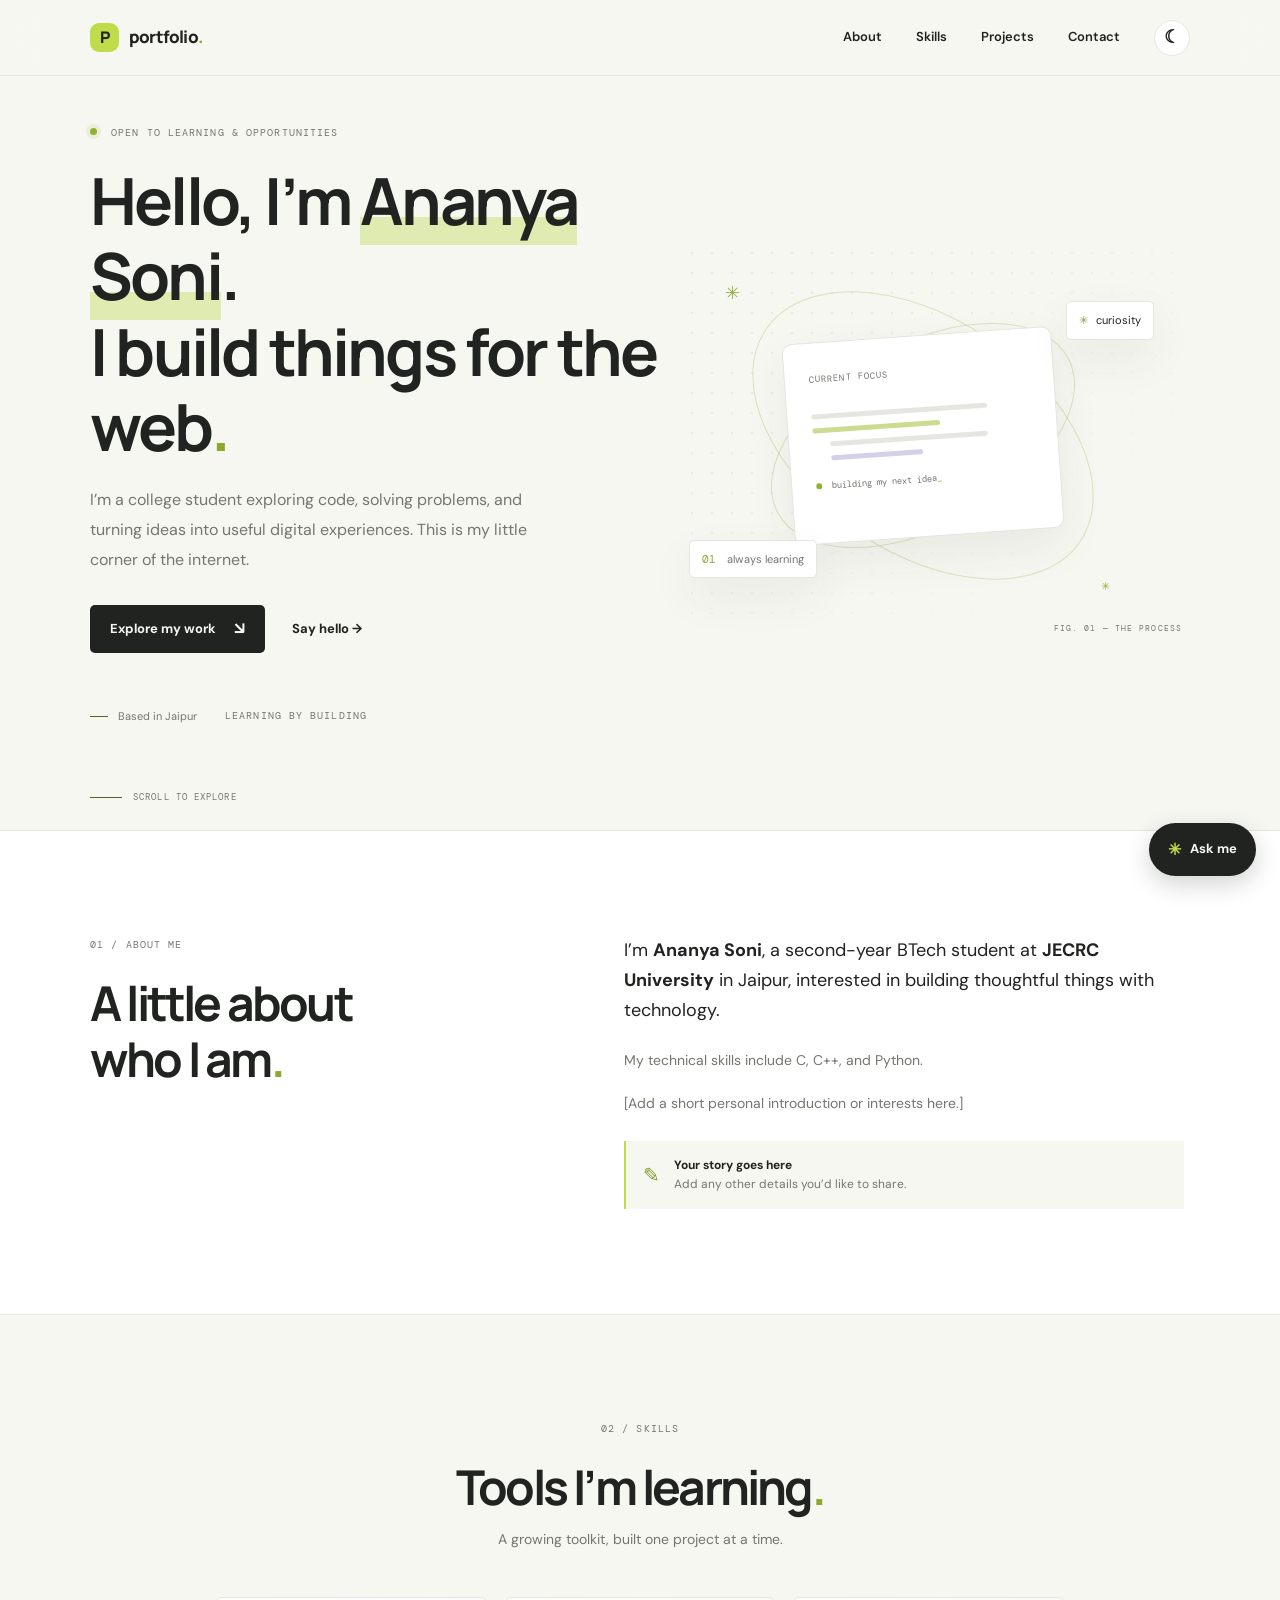
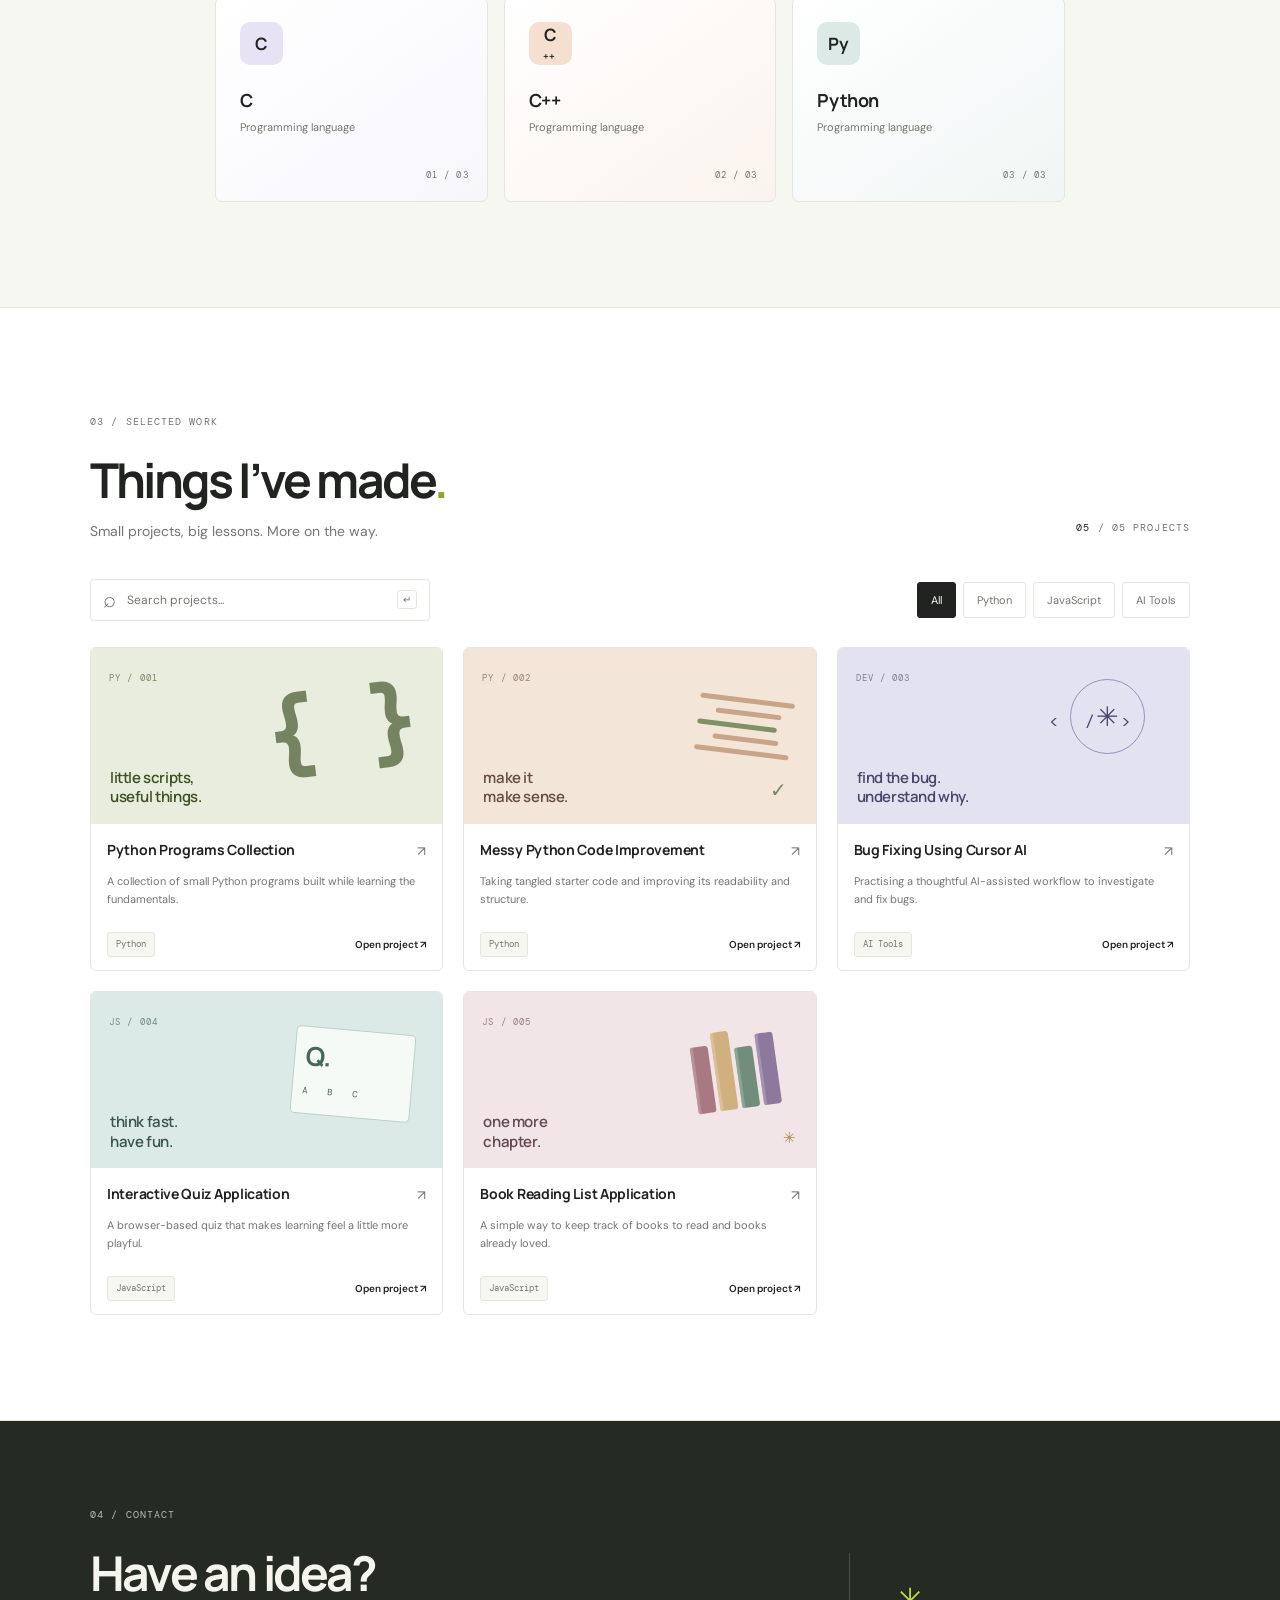
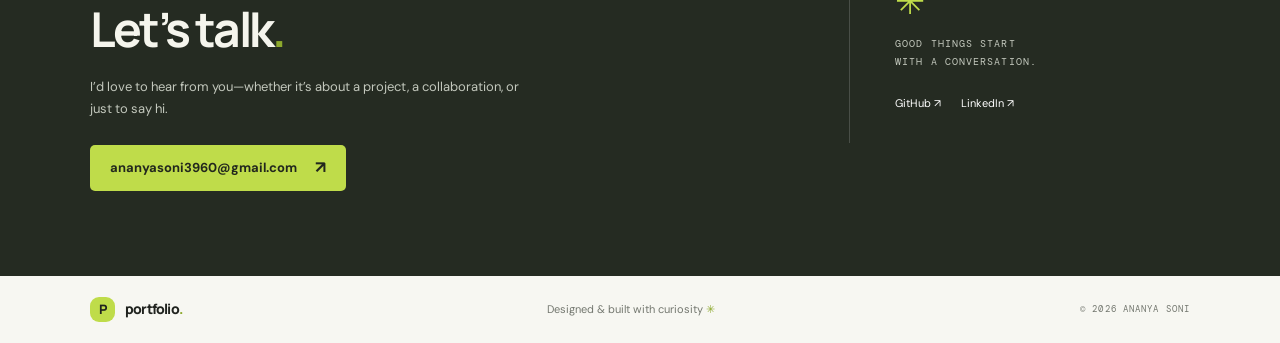
<file: index.html>
<!doctype html>
<html lang="en">
  <head>
    <meta charset="UTF-8" />
    <meta name="viewport" content="width=device-width, initial-scale=1.0" />
    <meta name="theme-color" content="#f7f7f2" />
    <meta name="description" content="Portfolio of Ananya Soni, a BTech second-year student at JECRC University in Jaipur." />
    <title>Ananya Soni — Portfolio</title>
    <link rel="preconnect" href="https://fonts.googleapis.com" />
    <link rel="preconnect" href="https://fonts.gstatic.com" crossorigin />
    <link href="https://fonts.googleapis.com/css2?family=DM+Mono:wght@400;500&family=DM+Sans:wght@400;500;600;700&family=Manrope:wght@400;500;600;700;800&display=swap" rel="stylesheet" />
    <link rel="stylesheet" href="styles.css" />
    <script src="script.js" defer></script>
  </head>
  <body>
    <a class="skip-link" href="#main">Skip to content</a>
    <header class="site-header">
      <nav class="nav wrap" aria-label="Main navigation">
        <a class="brand" href="#home" aria-label="Portfolio home"><span class="brand-mark">P</span><span>portfolio<span class="brand-dot">.</span></span></a>
        <button class="menu-toggle" aria-expanded="false" aria-controls="nav-links" aria-label="Open navigation"><span></span><span></span></button>
        <div class="nav-links" id="nav-links">
          <a href="#about">About</a><a href="#skills">Skills</a><a href="#projects">Projects</a><a href="#contact">Contact</a>
          <button class="theme-toggle" type="button" aria-label="Switch to dark mode" title="Switch color theme"><span class="theme-icon" aria-hidden="true">☾</span></button>
        </div>
      </nav>
    </header>

    <main id="main">
      <section class="hero wrap" id="home">
        <div class="hero-copy">
          <p class="eyebrow"><span class="status-dot"></span> OPEN TO LEARNING &amp; OPPORTUNITIES</p>
          <h1>Hello, I’m <span class="highlight">Ananya Soni</span>.<br />I build things for the web<span class="accent">.</span></h1>
          <p class="hero-text">I’m a college student exploring code, solving problems, and turning ideas into useful digital experiences. This is my little corner of the internet.</p>
          <div class="hero-actions"><a class="button button-primary" href="#projects">Explore my work <span aria-hidden="true">↘</span></a><a class="text-link" href="#contact">Say hello <span aria-hidden="true">→</span></a></div>
          <div class="hero-meta"><span><i class="meta-line"></i> Based in Jaipur</span><span class="mono">LEARNING BY BUILDING</span></div>
        </div>
        <div class="hero-visual" aria-label="Decorative abstract portfolio illustration">
          <div class="visual-grid"></div><div class="orbit orbit-one"></div><div class="orbit orbit-two"></div>
          <div class="visual-card"><span class="card-label mono">CURRENT FOCUS</span><div class="code-lines"><i></i><i></i><i></i><i></i></div><div class="code-caption"><span class="code-dot"></span> building my next idea<span class="cursor">_</span></div></div>
          <div class="floating-chip chip-top">✳ <span>curiosity</span></div><div class="floating-chip chip-bottom"><span class="chip-number">01</span> always learning</div><span class="visual-star star-one">✳</span><span class="visual-star star-two">✳</span>
          <span class="visual-index mono">FIG. 01 — THE PROCESS</span>
        </div>
        <a class="scroll-hint mono" href="#about"><span class="scroll-line"></span> SCROLL TO EXPLORE</a>
      </section>

      <section class="section about-section" id="about"><div class="wrap section-grid">
        <div class="section-heading"><p class="eyebrow">01 / ABOUT ME</p><h2>A little about<br />who I am<span class="accent">.</span></h2></div>
        <div class="about-copy"><p class="lead">I’m <strong>Ananya Soni</strong>, a second-year BTech student at <strong>JECRC University</strong> in Jaipur, interested in building thoughtful things with technology.</p><p>My technical skills include C, C++, and Python.</p><p>[Add a short personal introduction or interests here.]</p><div class="about-note"><span class="note-icon">✎</span><span><strong>Your story goes here</strong><br />Add any other details you’d like to share.</span></div></div>
      </div></section>

      <section class="section skills-section" id="skills"><div class="wrap">
        <div class="section-heading centered"><p class="eyebrow">02 / SKILLS</p><h2>Tools I’m learning<span class="accent">.</span></h2><p class="section-intro">A growing toolkit, built one project at a time.</p></div>
        <div class="skills-grid">
          <article class="skill-card skill-card-feature"><span class="skill-icon">C</span><h3>C</h3><p>Programming language</p><span class="skill-index mono">01 / 03</span></article>
          <article class="skill-card skill-card-feature"><span class="skill-icon">C<span class="plus-mark">++</span></span><h3>C++</h3><p>Programming language</p><span class="skill-index mono">02 / 03</span></article>
          <article class="skill-card skill-card-feature"><span class="skill-icon">Py</span><h3>Python</h3><p>Programming language</p><span class="skill-index mono">03 / 03</span></article>
        </div>
      </div></section>

      <section class="section projects-section" id="projects"><div class="wrap">
        <div class="projects-top"><div class="section-heading"><p class="eyebrow">03 / SELECTED WORK</p><h2>Things I’ve made<span class="accent">.</span></h2><p class="section-intro">Small projects, big lessons. More on the way.</p></div><span class="project-count mono"><span id="visible-count">05</span> / 05 PROJECTS</span></div>
        <div class="project-controls"><label class="search-box"><span aria-hidden="true">⌕</span><input id="project-search" type="search" placeholder="Search projects..." aria-label="Search projects" /><kbd>↵</kbd></label><div class="filter-list" role="group" aria-label="Filter projects by technology"><button class="filter-btn active" data-filter="all" aria-pressed="true">All</button><button class="filter-btn" data-filter="Python" aria-pressed="false">Python</button><button class="filter-btn" data-filter="JavaScript" aria-pressed="false">JavaScript</button><button class="filter-btn" data-filter="AI Tools" aria-pressed="false">AI Tools</button></div></div>
        <div class="projects-grid" id="projects-grid">
          <article class="project-card" data-tech="Python" data-search="python programs collection beginner scripts utilities"><div class="project-art art-python"><span class="art-label mono">PY / 001</span><span class="art-symbol">{ }</span><span class="art-caption">little scripts,<br />useful things.</span></div><div class="project-info"><div class="project-title-row"><h3>Python Programs Collection</h3><span class="project-arrow" aria-hidden="true">↗</span></div><p>A collection of small Python programs built while learning the fundamentals.</p><div class="project-footer"><span class="tech-label">Python</span><a class="project-link" href="python-projects.html" aria-label="Open Python Programs Collection">Open project ↗</a></div></div></article>
          <article class="project-card" data-tech="Python" data-search="messy python code improvement refactor clean readable"><div class="project-art art-refactor"><span class="art-label mono">PY / 002</span><span class="art-lines"><i></i><i></i><i></i><i></i><i></i></span><span class="art-caption">make it<br />make sense.</span><span class="art-check">✓</span></div><div class="project-info"><div class="project-title-row"><h3>Messy Python Code Improvement</h3><span class="project-arrow" aria-hidden="true">↗</span></div><p>Taking tangled starter code and improving its readability and structure.</p><div class="project-footer"><span class="tech-label">Python</span><a class="project-link" href="code-improvement.html" aria-label="Open Messy Python Code Improvement">Open project ↗</a></div></div></article>
          <article class="project-card" data-tech="AI Tools" data-search="bug fixing cursor ai debugging code assistant"><div class="project-art art-ai"><span class="art-label mono">DEV / 003</span><span class="ai-orbit">✳</span><span class="ai-bracket">&lt; / &gt;</span><span class="art-caption">find the bug.<br />understand why.</span></div><div class="project-info"><div class="project-title-row"><h3>Bug Fixing Using Cursor AI</h3><span class="project-arrow" aria-hidden="true">↗</span></div><p>Practising a thoughtful AI-assisted workflow to investigate and fix bugs.</p><div class="project-footer"><span class="tech-label">AI Tools</span><a class="project-link" href="bug-fixing.html" aria-label="Open Bug Fixing Using Cursor AI">Open project ↗</a></div></div></article>
          <article class="project-card" data-tech="JavaScript" data-search="interactive quiz application javascript questions score"><div class="project-art art-quiz"><span class="art-label mono">JS / 004</span><span class="quiz-card"><span class="quiz-q">Q.</span><span class="quiz-answer">A&nbsp; &nbsp; B&nbsp; &nbsp; C</span></span><span class="art-caption">think fast.<br />have fun.</span></div><div class="project-info"><div class="project-title-row"><h3>Interactive Quiz Application</h3><span class="project-arrow" aria-hidden="true">↗</span></div><p>A browser-based quiz that makes learning feel a little more playful.</p><div class="project-footer"><span class="tech-label">JavaScript</span><a class="project-link" href="quiz.html" aria-label="Open Interactive Quiz Application">Open project ↗</a></div></div></article>
          <article class="project-card" data-tech="JavaScript" data-search="book reading list application javascript books reading tracker"><div class="project-art art-books"><span class="art-label mono">JS / 005</span><span class="book-stack"><i></i><i></i><i></i><i></i></span><span class="art-caption">one more<br />chapter.</span><span class="book-star">✳</span></div><div class="project-info"><div class="project-title-row"><h3>Book Reading List Application</h3><span class="project-arrow" aria-hidden="true">↗</span></div><p>A simple way to keep track of books to read and books already loved.</p><div class="project-footer"><span class="tech-label">JavaScript</span><a class="project-link" href="books.html" aria-label="Open Book Reading List Application">Open project ↗</a></div></div></article>
        </div><p class="empty-state" id="empty-state" hidden>No projects found. Try another search or filter.</p>
      </div></section>

      <section class="section contact-section" id="contact"><div class="wrap contact-wrap"><div class="contact-copy"><p class="eyebrow">04 / CONTACT</p><h2>Have an idea?<br />Let’s talk<span class="accent">.</span></h2><p>I’d love to hear from you—whether it’s about a project, a collaboration, or just to say hi.</p><a class="button button-light" href="mailto:ananyasoni3960@gmail.com">ananyasoni3960@gmail.com <span aria-hidden="true">↗</span></a></div><div class="contact-side"><span class="contact-star">✳</span><p class="mono">GOOD THINGS START<br />WITH A CONVERSATION.</p><div class="social-links"><a href="https://github.com/ananyasoni19" target="_blank" rel="noopener noreferrer" aria-label="Ananya Soni on GitHub">GitHub ↗</a><a href="#contact" class="placeholder-link" aria-label="Add your LinkedIn profile link">LinkedIn ↗</a></div></div></div></section>
    </main>
    <footer class="footer"><div class="wrap footer-inner"><a class="brand" href="#home"><span class="brand-mark">P</span><span>portfolio<span class="brand-dot">.</span></span></a><p>Designed &amp; built with curiosity <span class="accent">✳</span></p><span class="mono">© <span id="year"></span> ANANYA SONI</span></div></footer>
    <div class="faq-chat-widget">
      <section class="faq-chat-panel" id="faq-chat-panel" role="dialog" aria-label="Portfolio FAQ chat" hidden>
        <header class="faq-chat-header"><div class="faq-chat-heading"><span class="faq-chat-status"></span><div><h2>Portfolio FAQ</h2><p>Quick answers about this site</p></div></div><button class="faq-chat-close" id="faq-chat-close" type="button" aria-label="Close chat">×</button></header>
        <div class="faq-chat-messages" id="faq-chat-messages" aria-live="polite" aria-relevant="additions">
          <div class="faq-chat-message bot-message">Hi! Ask me a basic question about this portfolio, or choose one below.</div>
          <div class="faq-suggestions" id="faq-suggestions">
            <button type="button">What are your skills?</button>
            <button type="button">Tell me about your projects.</button>
            <button type="button">What is your Book Reading List project?</button>
            <button type="button">What is your Quiz Application?</button>
            <button type="button">What is your Python Programs Collection?</button>
            <button type="button">How can I contact you?</button>
          </div>
        </div>
        <form class="faq-chat-form" id="faq-chat-form"><label class="visually-hidden" for="faq-chat-input">Type a question</label><input id="faq-chat-input" name="question" type="text" placeholder="Type a question…" autocomplete="off" required/><button type="submit">Send</button></form>
      </section>
      <button class="faq-chat-launcher" id="faq-chat-launcher" type="button" aria-expanded="false" aria-controls="faq-chat-panel"><span aria-hidden="true">✳</span> Ask me</button>
    </div>
  </body>
</html>
</file>
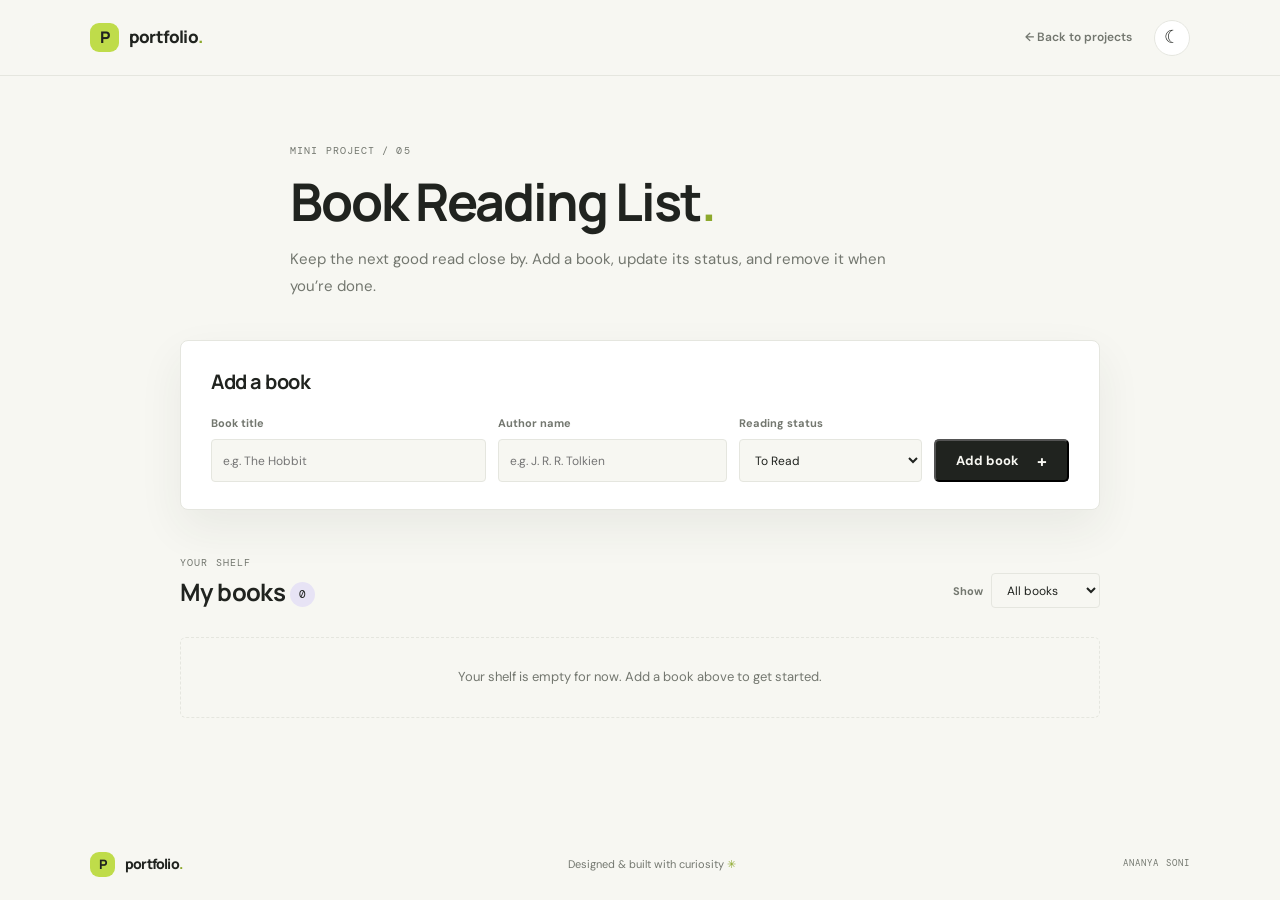
<file: books.html>
<!doctype html>
<html lang="en"><head><meta charset="UTF-8"/><meta name="viewport" content="width=device-width, initial-scale=1"/><meta name="theme-color" content="#f7f7f2"/><meta name="description" content="A simple book reading list application."/><title>Book Reading List — Ananya Soni</title><link rel="preconnect" href="https://fonts.googleapis.com"/><link rel="preconnect" href="https://fonts.gstatic.com" crossorigin/><link href="https://fonts.googleapis.com/css2?family=DM+Mono:wght@400;500&family=DM+Sans:wght@400;500;600;700&family=Manrope:wght@400;500;600;700;800&display=swap" rel="stylesheet"/><link rel="stylesheet" href="styles.css"/><script src="mini-theme.js" defer></script><script src="books.js" defer></script></head>
<body class="app-page"><a class="skip-link" href="#app-main">Skip to content</a><header class="site-header"><nav class="nav wrap" aria-label="Main navigation"><a class="brand" href="index.html"><span class="brand-mark">P</span><span>portfolio<span class="brand-dot">.</span></span></a><div class="app-nav"><a href="index.html#projects">← Back to projects</a><button class="theme-toggle" type="button" aria-label="Switch to dark mode" title="Switch color theme"><span class="theme-icon" aria-hidden="true">☾</span></button></div></nav></header>
<main id="app-main" class="wrap app-main"><div class="app-heading"><p class="eyebrow">MINI PROJECT / 05</p><h1>Book Reading List<span class="accent">.</span></h1><p>Keep the next good read close by. Add a book, update its status, and remove it when you’re done.</p></div><section class="app-panel" aria-labelledby="add-book-heading"><h2 id="add-book-heading">Add a book</h2><form id="book-form" class="book-form"><label>Book title<input id="book-title" name="title" type="text" maxlength="120" placeholder="e.g. The Hobbit" required/></label><label>Author name<input id="book-author" name="author" type="text" maxlength="100" placeholder="e.g. J. R. R. Tolkien" required/></label><label>Reading status<select id="book-status" name="status"><option>To Read</option><option>Reading</option><option>Completed</option></select></label><button class="button button-primary" type="submit">Add book <span aria-hidden="true">+</span></button></form><p class="form-message" id="book-message" role="status" aria-live="polite"></p></section><section class="book-list-section" aria-labelledby="book-list-heading"><div class="list-heading"><div><p class="eyebrow">YOUR SHELF</p><h2 id="book-list-heading">My books <span class="book-count" id="book-count">0</span></h2></div><label class="book-filter-label">Show<select id="status-filter"><option value="all">All books</option><option>To Read</option><option>Reading</option><option>Completed</option></select></label></div><div id="book-list" class="book-list" aria-live="polite"></div><p id="book-empty" class="app-empty">Your shelf is empty for now. Add a book above to get started.</p></section></main><footer class="footer"><div class="wrap footer-inner"><a class="brand" href="index.html"><span class="brand-mark">P</span><span>portfolio<span class="brand-dot">.</span></span></a><p>Designed &amp; built with curiosity <span class="accent">✳</span></p><span class="mono">ANANYA SONI</span></div></footer></body></html>
</file>
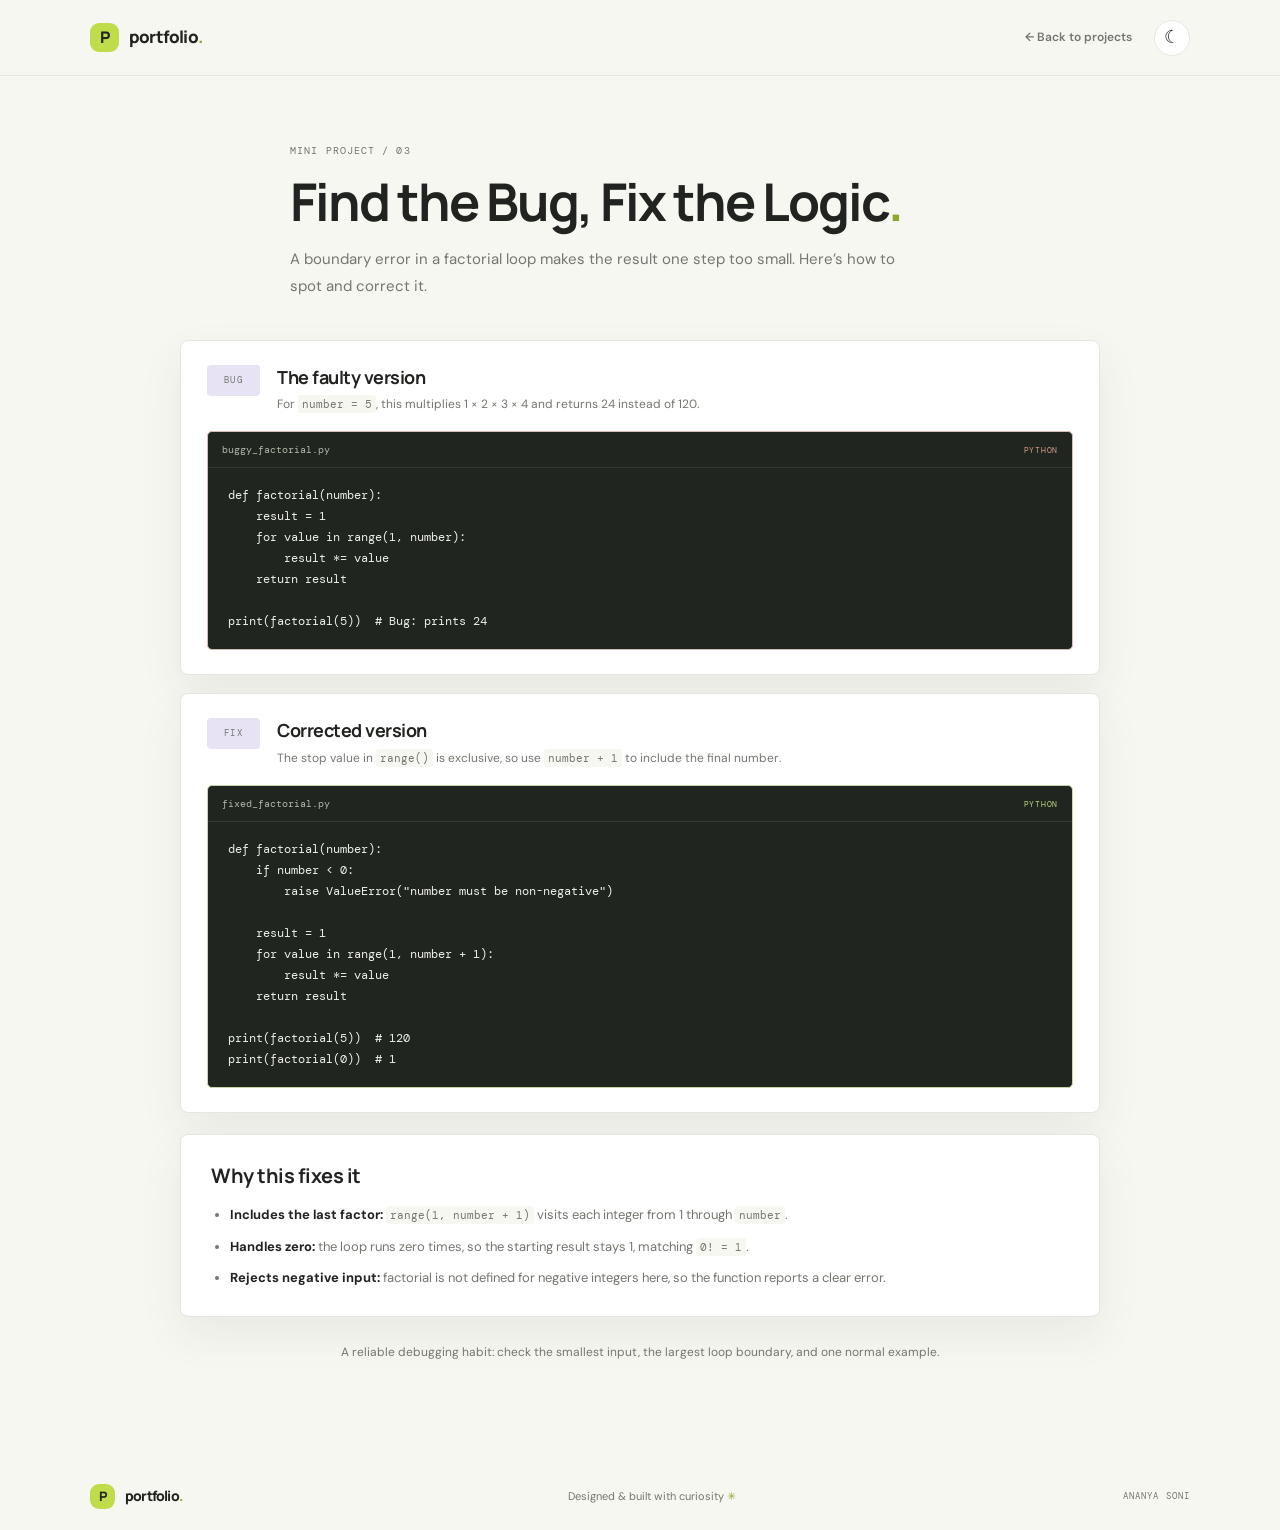
<file: bug-fixing.html>
<!doctype html>
<html lang="en"><head><meta charset="UTF-8"/><meta name="viewport" content="width=device-width, initial-scale=1"/><meta name="theme-color" content="#f7f7f2"/><meta name="description" content="A Python factorial bug, its fix, and an explanation of the boundary error."/><title>Python Bug Fixing — Ananya Soni</title><link rel="preconnect" href="https://fonts.googleapis.com"/><link rel="preconnect" href="https://fonts.gstatic.com" crossorigin/><link href="https://fonts.googleapis.com/css2?family=DM+Mono:wght@400;500&family=DM+Sans:wght@400;500;600;700&family=Manrope:wght@400;500;600;700;800&display=swap" rel="stylesheet"/><link rel="stylesheet" href="styles.css"/><script src="mini-theme.js" defer></script></head>
<body class="app-page"><a class="skip-link" href="#app-main">Skip to content</a><header class="site-header"><nav class="nav wrap" aria-label="Main navigation"><a class="brand" href="index.html"><span class="brand-mark">P</span><span>portfolio<span class="brand-dot">.</span></span></a><div class="app-nav"><a href="index.html#projects">← Back to projects</a><button class="theme-toggle" type="button" aria-label="Switch to dark mode" title="Switch color theme"><span class="theme-icon" aria-hidden="true">☾</span></button></div></nav></header>
<main id="app-main" class="wrap app-main"><div class="app-heading"><p class="eyebrow">MINI PROJECT / 03</p><h1>Find the Bug, Fix the Logic<span class="accent">.</span></h1><p>A boundary error in a factorial loop makes the result one step too small. Here’s how to spot and correct it.</p></div><section class="example-card"><div class="example-heading"><span class="example-number mono">BUG</span><div><h2>The faulty version</h2><p>For <code>number = 5</code>, this multiplies 1 × 2 × 3 × 4 and returns 24 instead of 120.</p></div></div><div class="code-window code-before"><div class="code-top"><span>buggy_factorial.py</span><span class="code-language">PYTHON</span></div><pre><code>def factorial(number):
    result = 1
    for value in range(1, number):
        result *= value
    return result

print(factorial(5))  # Bug: prints 24</code></pre></div></section><section class="example-card"><div class="example-heading"><span class="example-number mono">FIX</span><div><h2>Corrected version</h2><p>The stop value in <code>range()</code> is exclusive, so use <code>number + 1</code> to include the final number.</p></div></div><div class="code-window code-after"><div class="code-top"><span>fixed_factorial.py</span><span class="code-language">PYTHON</span></div><pre><code>def factorial(number):
    if number &lt; 0:
        raise ValueError("number must be non-negative")

    result = 1
    for value in range(1, number + 1):
        result *= value
    return result

print(factorial(5))  # 120
print(factorial(0))  # 1</code></pre></div></section><section class="app-panel explanation-panel"><h2>Why this fixes it</h2><ul class="improvement-list"><li><strong>Includes the last factor:</strong> <code>range(1, number + 1)</code> visits each integer from 1 through <code>number</code>.</li><li><strong>Handles zero:</strong> the loop runs zero times, so the starting result stays 1, matching <code>0! = 1</code>.</li><li><strong>Rejects negative input:</strong> factorial is not defined for negative integers here, so the function reports a clear error.</li></ul></section><p class="app-footnote">A reliable debugging habit: check the smallest input, the largest loop boundary, and one normal example.</p></main><footer class="footer"><div class="wrap footer-inner"><a class="brand" href="index.html"><span class="brand-mark">P</span><span>portfolio<span class="brand-dot">.</span></span></a><p>Designed &amp; built with curiosity <span class="accent">✳</span></p><span class="mono">ANANYA SONI</span></div></footer></body></html>
</file>
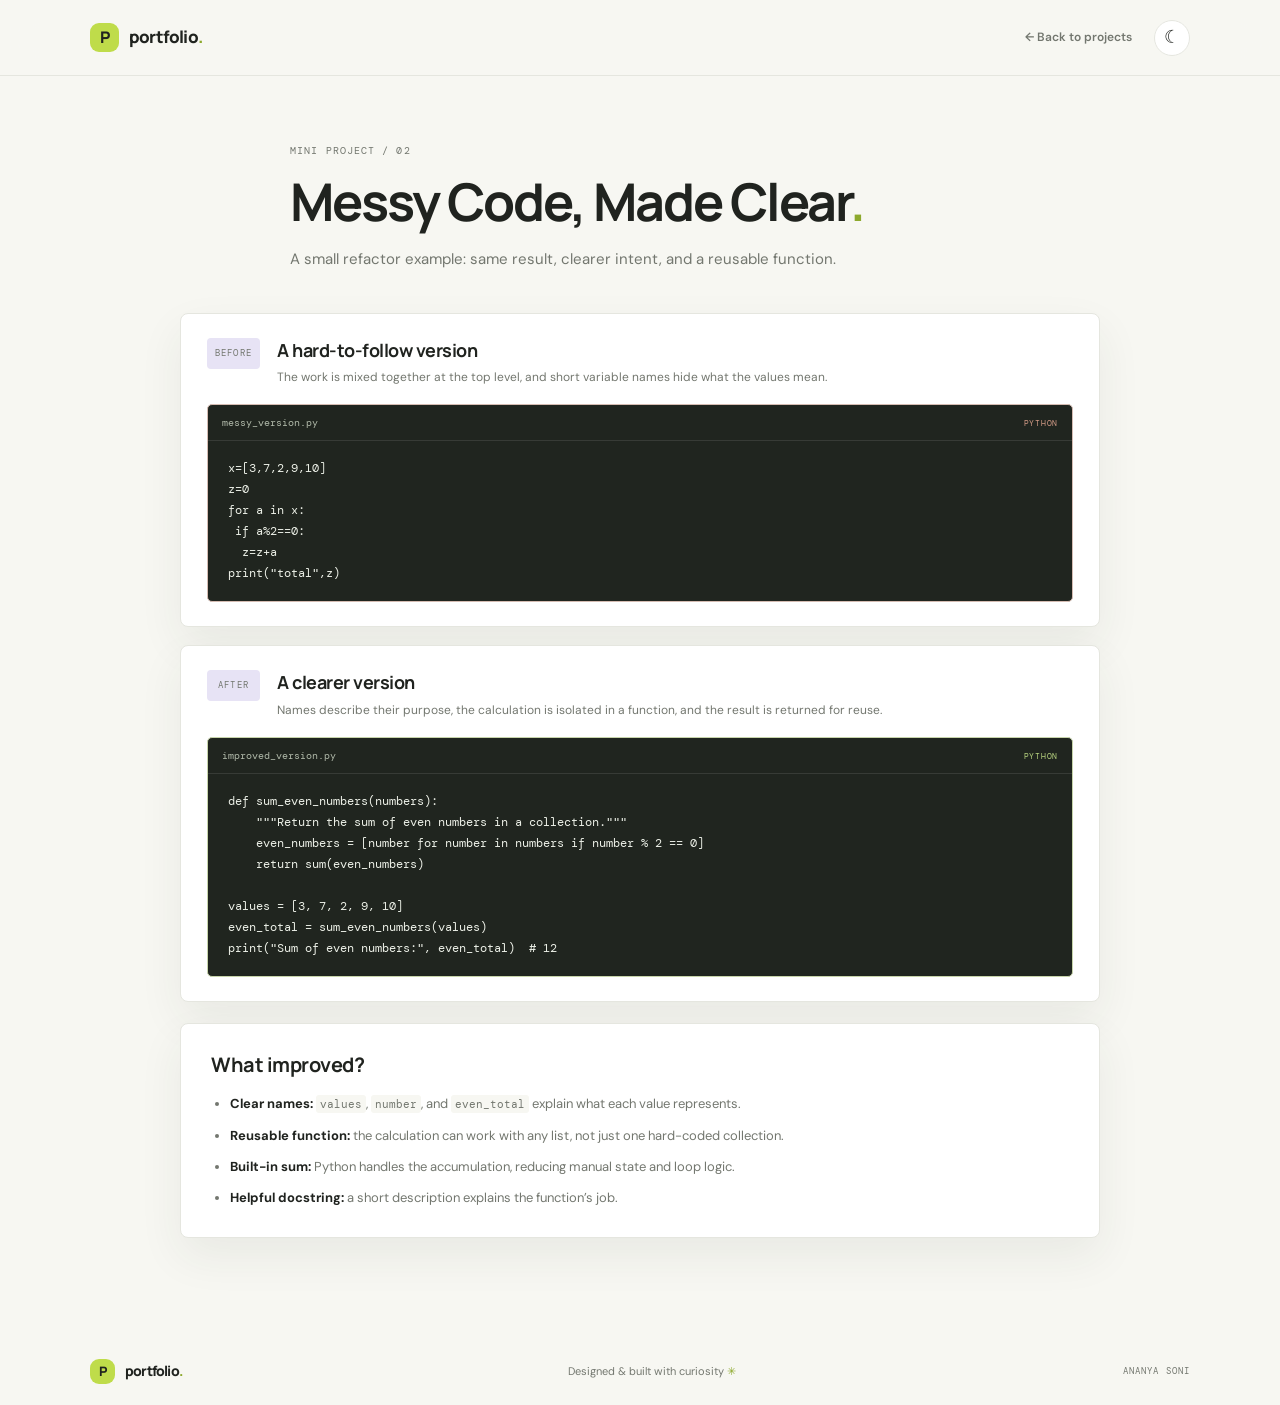
<file: code-improvement.html>
<!doctype html>
<html lang="en"><head><meta charset="UTF-8"/><meta name="viewport" content="width=device-width, initial-scale=1"/><meta name="theme-color" content="#f7f7f2"/><meta name="description" content="A messy Python example rewritten for clarity and reuse."/><title>Python Code Improvement — Ananya Soni</title><link rel="preconnect" href="https://fonts.googleapis.com"/><link rel="preconnect" href="https://fonts.gstatic.com" crossorigin/><link href="https://fonts.googleapis.com/css2?family=DM+Mono:wght@400;500&family=DM+Sans:wght@400;500;600;700&family=Manrope:wght@400;500;600;700;800&display=swap" rel="stylesheet"/><link rel="stylesheet" href="styles.css"/><script src="mini-theme.js" defer></script></head>
<body class="app-page"><a class="skip-link" href="#app-main">Skip to content</a><header class="site-header"><nav class="nav wrap" aria-label="Main navigation"><a class="brand" href="index.html"><span class="brand-mark">P</span><span>portfolio<span class="brand-dot">.</span></span></a><div class="app-nav"><a href="index.html#projects">← Back to projects</a><button class="theme-toggle" type="button" aria-label="Switch to dark mode" title="Switch color theme"><span class="theme-icon" aria-hidden="true">☾</span></button></div></nav></header>
<main id="app-main" class="wrap app-main"><div class="app-heading"><p class="eyebrow">MINI PROJECT / 02</p><h1>Messy Code, Made Clear<span class="accent">.</span></h1><p>A small refactor example: same result, clearer intent, and a reusable function.</p></div><section class="example-card"><div class="example-heading"><span class="example-number mono">BEFORE</span><div><h2>A hard-to-follow version</h2><p>The work is mixed together at the top level, and short variable names hide what the values mean.</p></div></div><div class="code-window code-before"><div class="code-top"><span>messy_version.py</span><span class="code-language">PYTHON</span></div><pre><code>x=[3,7,2,9,10]
z=0
for a in x:
 if a%2==0:
  z=z+a
print("total",z)</code></pre></div></section><section class="example-card"><div class="example-heading"><span class="example-number mono">AFTER</span><div><h2>A clearer version</h2><p>Names describe their purpose, the calculation is isolated in a function, and the result is returned for reuse.</p></div></div><div class="code-window code-after"><div class="code-top"><span>improved_version.py</span><span class="code-language">PYTHON</span></div><pre><code>def sum_even_numbers(numbers):
    """Return the sum of even numbers in a collection."""
    even_numbers = [number for number in numbers if number % 2 == 0]
    return sum(even_numbers)

values = [3, 7, 2, 9, 10]
even_total = sum_even_numbers(values)
print("Sum of even numbers:", even_total)  # 12</code></pre></div></section><section class="app-panel explanation-panel"><h2>What improved?</h2><ul class="improvement-list"><li><strong>Clear names:</strong> <code>values</code>, <code>number</code>, and <code>even_total</code> explain what each value represents.</li><li><strong>Reusable function:</strong> the calculation can work with any list, not just one hard-coded collection.</li><li><strong>Built-in sum:</strong> Python handles the accumulation, reducing manual state and loop logic.</li><li><strong>Helpful docstring:</strong> a short description explains the function’s job.</li></ul></section></main><footer class="footer"><div class="wrap footer-inner"><a class="brand" href="index.html"><span class="brand-mark">P</span><span>portfolio<span class="brand-dot">.</span></span></a><p>Designed &amp; built with curiosity <span class="accent">✳</span></p><span class="mono">ANANYA SONI</span></div></footer></body></html>
</file>
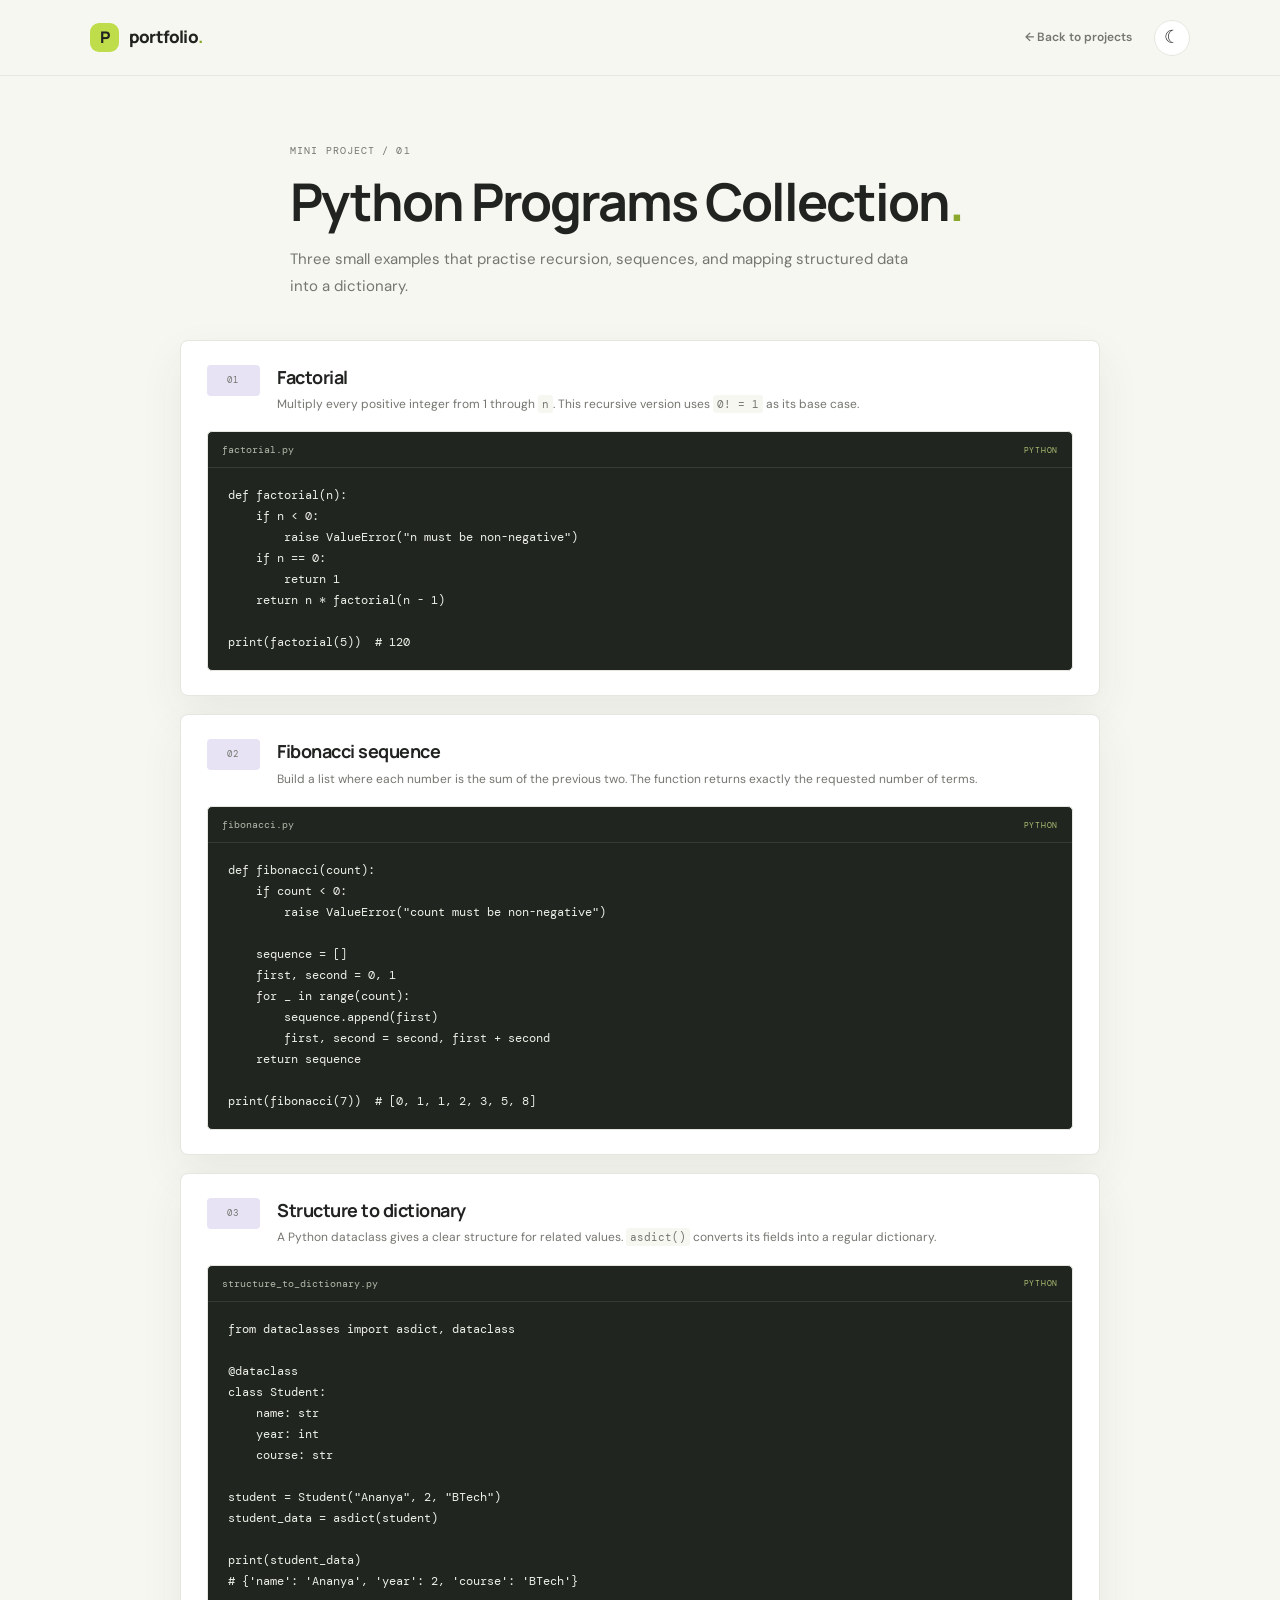
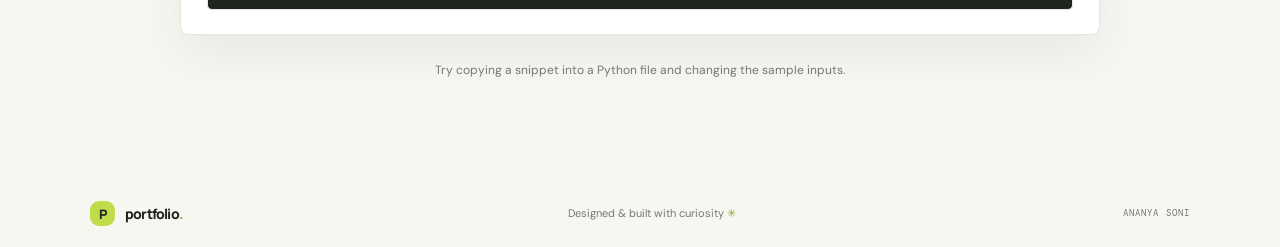
<file: python-projects.html>
<!doctype html>
<html lang="en"><head><meta charset="UTF-8"/><meta name="viewport" content="width=device-width, initial-scale=1"/><meta name="theme-color" content="#f7f7f2"/><meta name="description" content="Python examples: factorial, Fibonacci, and converting a structure-like dataclass into a dictionary."/><title>Python Programs — Ananya Soni</title><link rel="preconnect" href="https://fonts.googleapis.com"/><link rel="preconnect" href="https://fonts.gstatic.com" crossorigin/><link href="https://fonts.googleapis.com/css2?family=DM+Mono:wght@400;500&family=DM+Sans:wght@400;500;600;700&family=Manrope:wght@400;500;600;700;800&display=swap" rel="stylesheet"/><link rel="stylesheet" href="styles.css"/><script src="mini-theme.js" defer></script></head>
<body class="app-page"><a class="skip-link" href="#app-main">Skip to content</a><header class="site-header"><nav class="nav wrap" aria-label="Main navigation"><a class="brand" href="index.html"><span class="brand-mark">P</span><span>portfolio<span class="brand-dot">.</span></span></a><div class="app-nav"><a href="index.html#projects">← Back to projects</a><button class="theme-toggle" type="button" aria-label="Switch to dark mode" title="Switch color theme"><span class="theme-icon" aria-hidden="true">☾</span></button></div></nav></header>
<main id="app-main" class="wrap app-main"><div class="app-heading"><p class="eyebrow">MINI PROJECT / 01</p><h1>Python Programs Collection<span class="accent">.</span></h1><p>Three small examples that practise recursion, sequences, and mapping structured data into a dictionary.</p></div><section class="example-card"><div class="example-heading"><span class="example-number mono">01</span><div><h2>Factorial</h2><p>Multiply every positive integer from 1 through <code>n</code>. This recursive version uses <code>0! = 1</code> as its base case.</p></div></div><div class="code-window"><div class="code-top"><span>factorial.py</span><span class="code-language">PYTHON</span></div><pre><code>def factorial(n):
    if n &lt; 0:
        raise ValueError("n must be non-negative")
    if n == 0:
        return 1
    return n * factorial(n - 1)

print(factorial(5))  # 120</code></pre></div></section><section class="example-card"><div class="example-heading"><span class="example-number mono">02</span><div><h2>Fibonacci sequence</h2><p>Build a list where each number is the sum of the previous two. The function returns exactly the requested number of terms.</p></div></div><div class="code-window"><div class="code-top"><span>fibonacci.py</span><span class="code-language">PYTHON</span></div><pre><code>def fibonacci(count):
    if count &lt; 0:
        raise ValueError("count must be non-negative")

    sequence = []
    first, second = 0, 1
    for _ in range(count):
        sequence.append(first)
        first, second = second, first + second
    return sequence

print(fibonacci(7))  # [0, 1, 1, 2, 3, 5, 8]</code></pre></div></section><section class="example-card"><div class="example-heading"><span class="example-number mono">03</span><div><h2>Structure to dictionary</h2><p>A Python dataclass gives a clear structure for related values. <code>asdict()</code> converts its fields into a regular dictionary.</p></div></div><div class="code-window"><div class="code-top"><span>structure_to_dictionary.py</span><span class="code-language">PYTHON</span></div><pre><code>from dataclasses import asdict, dataclass

@dataclass
class Student:
    name: str
    year: int
    course: str

student = Student("Ananya", 2, "BTech")
student_data = asdict(student)

print(student_data)
# {'name': 'Ananya', 'year': 2, 'course': 'BTech'}</code></pre></div></section><p class="app-footnote">Try copying a snippet into a Python file and changing the sample inputs.</p></main><footer class="footer"><div class="wrap footer-inner"><a class="brand" href="index.html"><span class="brand-mark">P</span><span>portfolio<span class="brand-dot">.</span></span></a><p>Designed &amp; built with curiosity <span class="accent">✳</span></p><span class="mono">ANANYA SONI</span></div></footer></body></html>
</file>
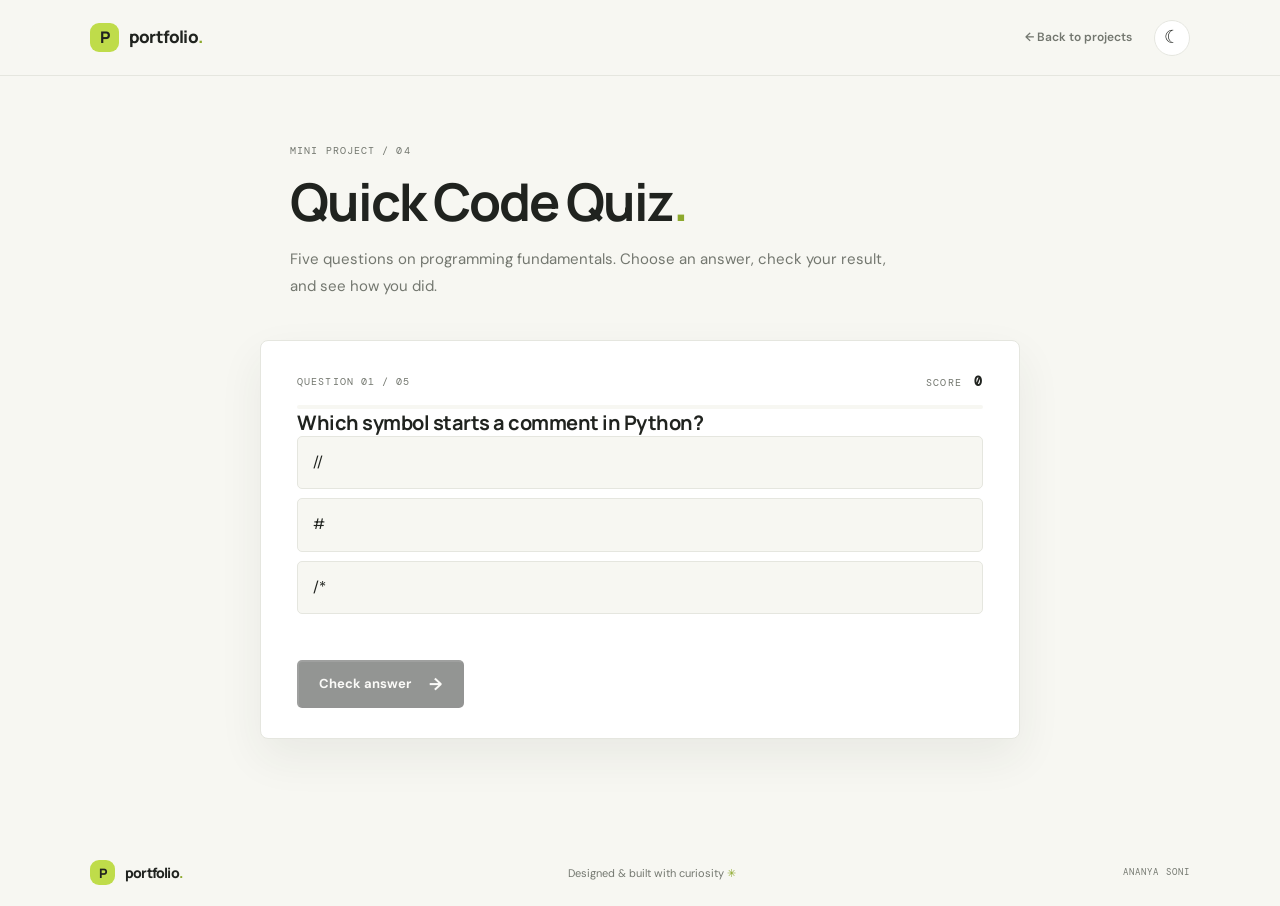
<file: quiz.html>
<!doctype html>
<html lang="en"><head><meta charset="UTF-8"/><meta name="viewport" content="width=device-width, initial-scale=1"/><meta name="theme-color" content="#f7f7f2"/><meta name="description" content="An interactive beginner programming quiz."/><title>Interactive Quiz — Ananya Soni</title><link rel="preconnect" href="https://fonts.googleapis.com"/><link rel="preconnect" href="https://fonts.gstatic.com" crossorigin/><link href="https://fonts.googleapis.com/css2?family=DM+Mono:wght@400;500&family=DM+Sans:wght@400;500;600;700&family=Manrope:wght@400;500;600;700;800&display=swap" rel="stylesheet"/><link rel="stylesheet" href="styles.css"/><script src="mini-theme.js" defer></script><script src="quiz.js" defer></script></head>
<body class="app-page"><a class="skip-link" href="#app-main">Skip to content</a><header class="site-header"><nav class="nav wrap" aria-label="Main navigation"><a class="brand" href="index.html"><span class="brand-mark">P</span><span>portfolio<span class="brand-dot">.</span></span></a><div class="app-nav"><a href="index.html#projects">← Back to projects</a><button class="theme-toggle" type="button" aria-label="Switch to dark mode" title="Switch color theme"><span class="theme-icon" aria-hidden="true">☾</span></button></div></nav></header>
<main id="app-main" class="wrap app-main"><div class="app-heading"><p class="eyebrow">MINI PROJECT / 04</p><h1>Quick Code Quiz<span class="accent">.</span></h1><p>Five questions on programming fundamentals. Choose an answer, check your result, and see how you did.</p></div><section class="app-panel quiz-panel" aria-live="polite"><div id="quiz-view"><div class="quiz-progress-row"><span class="mono" id="question-count">QUESTION 01 / 05</span><span class="quiz-score mono">SCORE <strong id="current-score">0</strong></span></div><div class="progress-track"><div id="progress-fill" class="progress-fill"></div></div><h2 id="question-text" class="quiz-question"></h2><div id="answer-list" class="answer-list"></div><p id="answer-feedback" class="answer-feedback" role="status"></p><button id="next-question" class="button button-primary" type="button" disabled>Check answer <span aria-hidden="true">→</span></button></div><div id="results-view" class="results-view" hidden><p class="eyebrow">QUIZ COMPLETE</p><div class="result-mark">✳</div><h2>Your result: <span id="final-score"></span></h2><p id="result-message"></p><button id="restart-quiz" class="button button-primary" type="button">Try again <span aria-hidden="true">↻</span></button></div></section></main><footer class="footer"><div class="wrap footer-inner"><a class="brand" href="index.html"><span class="brand-mark">P</span><span>portfolio<span class="brand-dot">.</span></span></a><p>Designed &amp; built with curiosity <span class="accent">✳</span></p><span class="mono">ANANYA SONI</span></div></footer></body></html>
</file>
<file: styles.css>
:root{color-scheme:light;--bg:#f7f7f2;--surface:#fff;--ink:#20231f;--muted:#73776f;--line:#e5e6df;--green:#bfdc4a;--green-dark:#526726;--lav:#e7e3f5;--peach:#f4dfd0;--blue:#dce9e7;--shadow:0 18px 45px #27332512;--font:'DM Sans',sans-serif;--display:'Manrope',sans-serif;--mono:'DM Mono',monospace}*{box-sizing:border-box}html{scroll-behavior:smooth;scroll-padding-top:86px}body{margin:0;background:var(--bg);color:var(--ink);font-family:var(--font);font-size:15px;line-height:1.7;transition:background .25s,color .25s}body.dark{color-scheme:dark;--bg:#181b18;--surface:#222621;--ink:#f0f1e9;--muted:#a0a598;--line:#353a33;--green:#b2cf42;--green-dark:#d7ee86;--lav:#3c394a;--peach:#49382e;--blue:#2f4140;--shadow:0 18px 45px #0003}.wrap{width:min(1100px,calc(100% - 48px));margin-inline:auto}.skip-link{position:absolute;top:-60px;left:20px;z-index:99;padding:10px 16px;background:var(--ink);color:var(--bg)}.skip-link:focus{top:12px}a{color:inherit;text-decoration:none}button,input{font:inherit}.site-header{height:76px;border-bottom:1px solid var(--line);position:sticky;top:0;z-index:10;background:color-mix(in srgb,var(--bg) 92%,transparent);backdrop-filter:blur(16px)}.nav{height:100%;display:flex;align-items:center;justify-content:space-between}.brand{display:inline-flex;gap:10px;align-items:center;font-family:var(--display);font-size:17px;font-weight:800;letter-spacing:-.8px}.brand-mark{width:29px;height:29px;background:var(--green);color:#20231f;border-radius:9px;display:grid;place-items:center;font-size:16px}.brand-dot,.accent{color:#8da92d}.nav-links{display:flex;align-items:center;gap:34px;font-size:13px;font-weight:600}.nav-links>a{transition:color .2s}.nav-links>a:hover,.text-link:hover{color:#799322}.theme-toggle,.menu-toggle{border:0;background:var(--surface);color:var(--ink);cursor:pointer}.theme-toggle{width:36px;height:36px;border:1px solid var(--line);border-radius:50%;font-size:18px;display:grid;place-items:center}.menu-toggle{display:none}.hero{position:relative;min-height:620px;display:grid;grid-template-columns:1.03fr .97fr;align-items:center;padding-top:40px;padding-bottom:75px}.hero-copy{padding:8px 0 30px}.eyebrow,.mono{font-family:var(--mono);font-size:10px;letter-spacing:1.1px}.eyebrow{color:var(--muted);margin:0 0 22px}.status-dot{display:inline-block;width:7px;height:7px;border-radius:50%;background:#91b233;margin:0 7px 1px 0;box-shadow:0 0 0 4px #91b23320}.hero h1,.section-heading h2,.contact-copy h2{font-family:var(--display);font-weight:700;letter-spacing:-2.8px;line-height:1.16}.hero h1{font-size:clamp(40px,5.3vw,65px);margin:0 0 20px}.highlight{background:linear-gradient(transparent 68%,#c7df7180 68%)}.hero-text{max-width:460px;color:var(--muted);font-size:16px;line-height:1.9}.hero-actions{display:flex;align-items:center;gap:27px;margin-top:29px}.button{height:48px;padding:0 20px;display:inline-flex;align-items:center;justify-content:center;gap:18px;border-radius:5px;font-size:13px;font-weight:700;transition:transform .2s,box-shadow .2s}.button:hover{transform:translateY(-2px);box-shadow:var(--shadow)}.button-primary{background:var(--ink);color:var(--bg)}.button-primary span,.button-light span{font-size:17px}.text-link{font-size:13px;font-weight:700}.hero-meta{display:flex;gap:28px;margin-top:54px;color:var(--muted);font-size:11px}.meta-line{display:inline-block;width:18px;height:1px;background:var(--green-dark);vertical-align:middle;margin-right:7px}.hero-visual{height:435px;position:relative;display:grid;place-items:center;overflow:hidden}.visual-grid{position:absolute;inset:25px 12px 30px 25px;background-image:radial-gradient(var(--line) 1px,transparent 1px);background-size:20px 20px;mask-image:linear-gradient(135deg,#000,transparent 90%)}.orbit{position:absolute;border:1px solid #b4c77970;border-radius:50%;transform:rotate(-28deg)}.orbit-one{width:330px;height:185px}.orbit-two{width:380px;height:235px;transform:rotate(34deg)}.visual-card{position:relative;z-index:1;background:var(--surface);border:1px solid var(--line);width:270px;height:202px;border-radius:10px;padding:22px 24px;box-shadow:var(--shadow);transform:rotate(-4deg)}.card-label{color:var(--muted);font-size:9px}.code-lines{margin-top:23px;display:grid;gap:9px}.code-lines i{height:5px;border-radius:5px;background:var(--line);width:80%}.code-lines i:nth-child(2){width:58%;background:#cbdc91}.code-lines i:nth-child(3){width:72%;margin-left:17px}.code-lines i:nth-child(4){width:42%;margin-left:17px;background:#d6cfe9}.code-caption{margin-top:18px;font-family:var(--mono);font-size:9px;color:var(--muted)}.code-dot{display:inline-block;width:6px;height:6px;border-radius:50%;background:#91b233;margin-right:5px}.cursor{color:#8da92d;animation:blink 1s steps(2) infinite}@keyframes blink{50%{opacity:0}}.floating-chip{position:absolute;z-index:2;background:var(--surface);border:1px solid var(--line);box-shadow:var(--shadow);border-radius:5px;padding:9px 12px;font-size:11px}.chip-top{top:83px;right:36px;color:#879e37}.chip-top span{color:var(--ink);margin-left:5px}.chip-bottom{bottom:75px;left:32px;color:var(--muted)}.chip-number{color:#8da92d;font-family:var(--mono);margin-right:8px}.visual-star{position:absolute;color:#95ad42}.star-one{top:60px;left:68px;font-size:18px}.star-two{bottom:58px;right:80px;font-size:11px}.visual-index{position:absolute;bottom:18px;right:8px;color:var(--muted);font-size:8px}.scroll-hint{position:absolute;bottom:25px;left:0;display:flex;gap:11px;align-items:center;color:var(--muted);font-size:9px}.scroll-line{height:1px;width:32px;background:var(--green-dark)}.section{padding:105px 0}.about-section{background:var(--surface);border-block:1px solid var(--line)}.section-grid{display:grid;grid-template-columns:.88fr 1.12fr;gap:90px}.section-heading h2,.contact-copy h2{font-size:clamp(35px,4vw,48px);margin:0}.about-copy{max-width:560px;color:var(--muted);font-size:14px;line-height:1.9}.about-copy p{margin:0 0 16px}.about-copy .lead{font-size:18px;color:var(--ink);line-height:1.65;margin-bottom:22px}.about-copy strong{color:var(--ink)}.about-note{display:flex;gap:14px;align-items:center;padding:15px 17px;margin-top:24px;background:var(--bg);border-left:2px solid var(--green);font-size:12px;line-height:1.6}.note-icon{font-size:20px;color:#829b2f}.about-note strong{font-size:12px}.skills-section{background:var(--bg)}.centered{text-align:center}.section-intro{color:var(--muted);font-size:14px;margin:13px 0 0}.skills-grid{display:grid;grid-template-columns:repeat(4,1fr);gap:14px;margin-top:48px}.skill-card{min-height:210px;padding:22px 20px;background:var(--surface);border:1px solid var(--line);border-radius:7px}.skill-icon{width:36px;height:36px;display:grid;place-items:center;border-radius:8px;background:var(--lav);font-size:18px}.skill-card:nth-child(2) .skill-icon{background:var(--peach)}.skill-card:nth-child(3) .skill-icon{background:var(--blue)}.skill-card h3{font-family:var(--display);font-size:15px;margin:18px 0 2px}.skill-card p{font-size:11px;color:var(--muted);margin:0}.tags{display:flex;flex-wrap:wrap;gap:6px;margin-top:19px}.tags span,.tech-label{background:var(--bg);border:1px solid var(--line);padding:4px 8px;border-radius:3px;font-family:var(--mono);font-size:9px;color:var(--muted)}.skill-card-note{background:#edf3d8;border-color:#e0e8bf;position:relative}.dark .skill-card-note{background:#303a21;border-color:#3d492a}.skill-card-note .note-star{font-size:20px;color:#718725}.skill-card-note h3{margin-top:11px}.skill-card-note p{font-size:12px;line-height:1.7;margin-top:7px}.projects-section{background:var(--surface);border-block:1px solid var(--line)}.projects-top{display:flex;justify-content:space-between;align-items:end}.project-count{color:var(--muted);margin-bottom:8px}.project-count span{color:var(--ink)}.project-controls{margin:35px 0 26px;display:flex;align-items:center;justify-content:space-between;gap:20px}.search-box{width:min(340px,100%);height:42px;display:flex;align-items:center;gap:9px;padding:0 12px;border:1px solid var(--line);border-radius:4px;color:var(--muted)}.search-box>span{font-size:22px;line-height:1}.search-box input{min-width:0;flex:1;border:0;outline:0;background:transparent;color:var(--ink);font-size:12px}.search-box input::placeholder{color:var(--muted)}.search-box:focus-within{border-color:#9eb74c;box-shadow:0 0 0 3px #9eb74c20}.search-box kbd{font:10px var(--mono);border:1px solid var(--line);padding:2px 5px;border-radius:3px}.filter-list{display:flex;gap:7px;flex-wrap:wrap}.filter-btn{border:1px solid var(--line);border-radius:3px;padding:8px 13px;background:transparent;color:var(--muted);font-size:11px;cursor:pointer;transition:.2s}.filter-btn:hover,.filter-btn.active{background:var(--ink);border-color:var(--ink);color:var(--bg)}.projects-grid{display:grid;grid-template-columns:repeat(3,1fr);gap:20px}.project-card{min-width:0;border:1px solid var(--line);border-radius:6px;overflow:hidden;background:var(--surface);transition:transform .2s,box-shadow .2s}.project-card:hover{transform:translateY(-4px);box-shadow:var(--shadow)}.project-art{height:176px;position:relative;overflow:hidden;padding:16px 18px}.art-label{font-size:9px;opacity:.65}.art-python{background:#e8eddd;color:#3e5123}.art-refactor{background:#f3e5d8;color:#654e40}.art-ai{background:#e3e2f0;color:#49466c}.art-quiz{background:#dceae7;color:#39554d}.art-books{background:#f1e5e8;color:#654853}.dark .art-python{background:#313a26;color:#d9e9aa}.dark .art-refactor{background:#44352b;color:#ebccb3}.dark .art-ai{background:#363447;color:#cfcaee}.dark .art-quiz{background:#293c38;color:#b9d8ce}.dark .art-books{background:#423239;color:#e6c1d0}.art-symbol{position:absolute;right:26px;top:27px;font:800 83px var(--mono);transform:rotate(-7deg);opacity:.67}.art-caption{position:absolute;left:19px;bottom:17px;font:600 15px/1.3 var(--display);letter-spacing:-.4px}.art-lines{position:absolute;right:24px;top:50px;display:grid;gap:8px;transform:rotate(7deg)}.art-lines i{display:block;height:5px;width:95px;background:#c8a489;border-radius:3px}.art-lines i:nth-child(2),.art-lines i:nth-child(4){width:66px;margin-left:17px}.art-lines i:nth-child(3){background:#819167;width:80px}.art-check{position:absolute;right:29px;bottom:17px;font-size:20px;color:#718a56}.ai-orbit{position:absolute;right:44px;top:31px;width:75px;height:75px;border:1px solid #9690bc;border-radius:50%;display:grid;place-items:center;font-size:27px}.ai-bracket{position:absolute;right:50px;top:63px;font:16px var(--mono);letter-spacing:8px}.quiz-card{position:absolute;right:29px;top:38px;width:120px;height:88px;background:#f6faf7;border:1px solid #bbd0c8;transform:rotate(5deg);border-radius:5px;padding:10px;color:#47685c}.dark .quiz-card{background:#283531}.quiz-q{font:700 26px var(--display)}.quiz-answer{display:block;margin-top:10px;font:9px var(--mono)}.book-stack{position:absolute;right:39px;top:38px;display:flex;gap:4px;transform:rotate(-8deg);align-items:end}.book-stack i{width:18px;height:67px;background:#a87982;border-radius:2px 3px 3px 2px;box-shadow:inset 3px 0 #ffffff30}.book-stack i:nth-child(2){height:79px;background:#d1b080}.book-stack i:nth-child(3){height:61px;background:#718e7d}.book-stack i:nth-child(4){height:72px;background:#8d789e}.book-star{position:absolute;right:20px;bottom:17px;color:#ae8b52}.project-info{padding:16px 16px 13px}.project-title-row{display:flex;align-items:start;justify-content:space-between;gap:8px}.project-title-row h3{font-family:var(--display);font-size:14px;line-height:1.4;letter-spacing:-.3px;margin:0}.project-arrow{color:var(--muted);font-size:14px}.project-info>p{min-height:46px;color:var(--muted);font-size:11px;line-height:1.65;margin:8px 0 14px}.project-footer{display:flex;align-items:center;justify-content:space-between;gap:6px}.project-link{font-size:10px;font-weight:600}.project-link:hover{color:#839c2f}.empty-state{padding:34px;text-align:center;color:var(--muted)}.contact-section{background:#252b22;color:#f5f5ed;padding:85px 0}.contact-wrap{display:flex;justify-content:space-between;align-items:center}.contact-copy .eyebrow{color:#b4bfaa}.contact-copy h2{font-size:48px}.contact-copy>p:not(.eyebrow){max-width:430px;color:#c3c8bd;font-size:13px;margin:19px 0 25px}.button-light{background:var(--green);color:#22271d;height:46px}.contact-side{width:31%;min-height:190px;border-left:1px solid #ffffff2b;padding-left:45px;display:flex;flex-direction:column;justify-content:center}.contact-star{font-size:36px;color:var(--green);line-height:1}.contact-side>p{font-size:10px;line-height:1.8;color:#c3c8bd;margin:15px 0 23px}.social-links{display:flex;gap:20px}.social-links a{font-size:11px;color:#fff}.social-links a:hover{color:var(--green)}.footer{padding:21px 0;background:var(--bg)}.footer-inner{display:flex;align-items:center;justify-content:space-between}.footer .brand{font-size:14px}.footer .brand-mark{width:25px;height:25px;font-size:13px}.footer p{font-size:11px;color:var(--muted);margin:0}.footer .mono{font-size:9px;color:var(--muted)}[hidden]{display:none!important}
@media(max-width:850px){.hero{min-height:560px;grid-template-columns:1fr 0.82fr}.hero h1{font-size:clamp(39px,6.6vw,57px)}.hero-visual{height:370px}.section-grid{gap:45px}.skills-grid{grid-template-columns:repeat(2,1fr)}.projects-grid{grid-template-columns:repeat(2,1fr)}}
@media(max-width:620px){.wrap{width:min(100% - 36px,480px)}.site-header{height:66px}.menu-toggle{display:flex;width:38px;height:38px;flex-direction:column;justify-content:center;gap:5px;align-items:center;border:1px solid var(--line);border-radius:50%}.menu-toggle span{width:15px;height:1px;background:var(--ink)}.nav-links{display:none;position:absolute;top:65px;left:0;right:0;padding:19px 22px 23px;background:var(--bg);border-bottom:1px solid var(--line);box-shadow:var(--shadow);flex-direction:column;gap:16px;align-items:stretch}.nav-links.open{display:flex}.nav-links>a{padding:5px 0}.theme-toggle{align-self:flex-start}.hero{display:flex;flex-direction:column;align-items:stretch;min-height:0;padding-top:70px;padding-bottom:80px}.hero-copy{padding-bottom:0}.hero h1{font-size:clamp(39px,11vw,53px);letter-spacing:-2.1px}.hero-text{font-size:14px}.hero-meta{margin-top:35px;gap:16px;font-size:9px}.hero-visual{height:310px;margin-top:8px}.visual-card{width:230px;height:185px;padding:18px}.orbit-one{width:280px;height:150px}.orbit-two{width:320px;height:195px}.chip-top{right:5px;top:39px}.chip-bottom{left:2px;bottom:40px}.star-one{left:32px}.star-two{right:44px;bottom:33px}.scroll-hint{bottom:20px}.section{padding:75px 0}.section-grid{grid-template-columns:1fr;gap:27px}.section-heading h2,.contact-copy h2{font-size:38px;letter-spacing:-2px}.about-copy .lead{font-size:16px}.skills-grid{gap:10px;margin-top:32px}.skill-card{min-height:195px;padding:17px 14px}.skill-card-note{grid-column:span 2;min-height:auto}.projects-top{align-items:start;gap:10px}.project-count{font-size:8px;white-space:nowrap;margin-top:6px}.projects-top .section-heading h2{font-size:34px}.projects-top .section-intro{font-size:12px}.project-controls{margin:27px 0 20px;align-items:stretch;flex-direction:column;gap:12px}.search-box{width:100%}.filter-list{gap:6px}.filter-btn{padding:7px 10px}.projects-grid{gap:12px}.project-art{height:135px;padding:12px}.art-caption{left:13px;bottom:13px;font-size:13px}.art-symbol{font-size:62px;right:15px}.art-lines{right:10px;top:45px;gap:6px}.art-lines i{width:67px}.art-lines i:nth-child(2),.art-lines i:nth-child(4){width:48px}.ai-orbit{right:17px;top:32px;width:62px;height:62px}.ai-bracket{right:19px;top:57px;font-size:12px}.quiz-card{right:12px;top:31px;width:95px;height:76px}.quiz-q{font-size:21px}.quiz-answer{font-size:7px}.book-stack{right:19px;top:30px;gap:3px}.book-stack i{width:14px;height:55px}.book-stack i:nth-child(2){height:65px}.book-stack i:nth-child(3){height:50px}.book-stack i:nth-child(4){height:59px}.project-info{padding:12px 10px 10px}.project-title-row h3{font-size:12px}.project-info>p{font-size:10px;min-height:63px;margin:7px 0 11px}.project-footer{align-items:start;flex-direction:column}.tech-label{font-size:8px;padding:3px 6px}.project-link{font-size:9px}.contact-section{padding:70px 0}.contact-wrap{align-items:start;flex-direction:column;gap:36px}.contact-side{width:100%;min-height:0;border-left:0;border-top:1px solid #ffffff2b;padding:24px 0 0}.contact-copy h2{font-size:43px}.footer-inner{gap:14px;flex-wrap:wrap}.footer-inner>p{order:3;width:100%;text-align:center}.footer .mono{font-size:8px}}
@media(prefers-reduced-motion:reduce){*,*::before,*::after{scroll-behavior:auto!important;animation-duration:.01ms!important;animation-iteration-count:1!important;transition-duration:.01ms!important}}
/* Three confirmed skills: a balanced row on desktop and compact cards on mobile. */
.skills-grid{grid-template-columns:repeat(3,minmax(0,1fr));gap:16px;max-width:850px;margin:45px auto 0}
.skill-card-feature{position:relative;overflow:hidden;min-height:205px;padding:24px;background:linear-gradient(145deg,var(--surface),color-mix(in srgb,var(--lav) 32%,var(--surface)));transition:transform .2s,box-shadow .2s}
.skill-card-feature:hover{transform:translateY(-4px);box-shadow:var(--shadow)}
.skill-card-feature:nth-child(2){background:linear-gradient(145deg,var(--surface),color-mix(in srgb,var(--peach) 38%,var(--surface)))}
.skill-card-feature:nth-child(3){background:linear-gradient(145deg,var(--surface),color-mix(in srgb,var(--blue) 42%,var(--surface)))}
.skill-card-feature .skill-icon{width:43px;height:43px;display:grid;place-items:center;border-radius:10px;background:var(--lav);font:700 17px var(--display);color:var(--ink)}
.skill-card-feature:nth-child(2) .skill-icon{background:var(--peach)}
.skill-card-feature:nth-child(3) .skill-icon{background:var(--blue)}
.plus-mark{font-size:10px;margin-left:-2px}
.skill-card-feature h3{font-size:18px;margin:20px 0 3px;letter-spacing:-.4px}
.skill-card-feature p{font-size:11px;color:var(--muted);margin:0}
.skill-index{position:absolute;right:18px;bottom:17px;font-size:9px;color:var(--muted)}
@media(max-width:850px){.skills-grid{grid-template-columns:repeat(3,minmax(0,1fr));gap:11px}.skill-card-feature{padding:20px 16px;min-height:190px}}
@media(max-width:620px){.skills-grid{grid-template-columns:1fr;gap:10px;margin-top:30px}.skill-card-feature{display:grid;grid-template-columns:48px 1fr;grid-template-rows:auto auto;column-gap:14px;align-items:center;min-height:88px;padding:14px 16px}.skill-card-feature .skill-icon{grid-row:span 2;width:43px;height:43px}.skill-card-feature h3{font-size:16px;margin:0;align-self:end}.skill-card-feature p{align-self:start}.skill-index{right:14px;bottom:12px;font-size:8px}}
/* Shared mini-application page layout */
.app-nav{display:flex;align-items:center;gap:22px}.app-nav>a{font-size:12px;font-weight:600;color:var(--muted)}.app-nav>a:hover{color:var(--green-dark)}
.app-main{max-width:920px;padding-top:66px;padding-bottom:100px}.app-heading{max-width:700px;margin:0 auto 40px}.app-heading .eyebrow{margin-bottom:13px}.app-heading h1{font:700 clamp(34px,5vw,52px)/1.15 var(--display);letter-spacing:-2px;margin:0}.app-heading>p:last-child{color:var(--muted);max-width:620px;margin:14px 0 0;font-size:15px;line-height:1.8}
.app-panel,.example-card{background:var(--surface);border:1px solid var(--line);border-radius:8px;box-shadow:var(--shadow)}.app-panel{padding:27px 30px}.app-panel h2,.example-heading h2{font:700 20px/1.35 var(--display);letter-spacing:-.5px;margin:0}.book-form{display:grid;grid-template-columns:1.2fr 1fr .8fr auto;align-items:end;gap:12px;margin-top:19px}.book-form label,.book-filter-label{display:grid;gap:7px;font-size:11px;font-weight:700;color:var(--muted)}.book-form input,.book-form select,.book-filter-label select,.book-controls select{width:100%;min-width:0;height:43px;padding:0 11px;border:1px solid var(--line);border-radius:4px;background:var(--bg);color:var(--ink);font:12px var(--font)}.book-form input:focus,.book-form select:focus,.book-filter-label select:focus,.book-controls select:focus{outline:2px solid #9eb74c;outline-offset:1px}.book-form .button{height:43px;white-space:nowrap}.form-message{min-height:0;color:var(--muted);font-size:11px;margin:7px 0 0}.form-message:empty{display:none}.book-list-section{margin-top:44px}.list-heading{display:flex;align-items:end;justify-content:space-between;margin-bottom:16px}.list-heading .eyebrow{margin:0 0 4px}.list-heading h2{font:700 24px var(--display);letter-spacing:-.6px;margin:0}.book-count{display:inline-grid;place-items:center;min-width:25px;height:25px;padding:0 6px;border-radius:99px;background:var(--lav);font:11px var(--mono);vertical-align:3px}.book-filter-label{display:flex;align-items:center;gap:8px}.book-filter-label select{width:auto;height:35px}.book-list{display:grid;gap:10px}.book-item{display:flex;align-items:center;justify-content:space-between;gap:18px;padding:17px 20px;border:1px solid var(--line);border-radius:6px;background:var(--surface)}.book-copy h3{font:700 15px var(--display);margin:0}.book-copy p{font-size:12px;color:var(--muted);margin:3px 0 0}.book-controls{display:flex;align-items:center;gap:10px}.book-controls select{width:auto;height:35px;font-size:11px}.delete-book{border:1px solid var(--line);background:transparent;color:var(--muted);border-radius:4px;padding:7px 10px;font-size:11px;cursor:pointer}.delete-book:hover{border-color:#c67667;color:#b45446}.app-empty{text-align:center;color:var(--muted);font-size:13px;padding:28px 15px;border:1px dashed var(--line);border-radius:6px}.app-empty[hidden]{display:none}
.quiz-panel{max-width:760px;margin-inline:auto;min-height:390px;padding:30px 36px}.quiz-progress-row{display:flex;justify-content:space-between;align-items:center;color:var(--muted);font-size:10px}.quiz-score strong{color:var(--ink);font-size:13px;margin-left:5px}.progress-track{height:4px;border-radius:9px;background:var(--bg);margin-top:12px;overflow:hidden}.progress-fill{height:100%;width:0;background:var(--green-dark);transition:width .25s}.quiz-question{font:700 23px/1.45 var(--display);letter-spacing:-.5px;margin:29px 0 19px}.answer-list{display:grid;gap:9px}.answer-option{width:100%;text-align:left;padding:13px 15px;border:1px solid var(--line);border-radius:5px;background:var(--bg);color:var(--ink);cursor:pointer;transition:border-color .18s,background .18s}.answer-option:hover:not(:disabled){border-color:#a9bf64}.answer-option.selected{border-color:#9ab345;background:color-mix(in srgb,var(--green) 18%,var(--surface))}.answer-option.correct{border-color:#7c9c38;background:#e9f1d7}.dark .answer-option.correct{background:#344021}.answer-option.incorrect{border-color:#c77667;background:#f5e5e1}.dark .answer-option.incorrect{background:#462e2b}.answer-option:disabled{cursor:default}.answer-feedback{min-height:23px;font-size:12px;color:var(--muted);margin:14px 0 5px}.quiz-panel>.button,.quiz-panel #next-question{margin-top:4px}.quiz-panel button:disabled{opacity:.48;cursor:not-allowed;transform:none;box-shadow:none}.results-view{text-align:center;padding:27px 0}.results-view .eyebrow{margin-bottom:10px}.result-mark{font-size:40px;color:#8da92d}.results-view h2{font:700 29px var(--display);margin:6px 0}.results-view h2 span{color:#819b35}.results-view>p:not(.eyebrow){color:var(--muted);margin:0 0 22px}
.example-card{padding:24px 26px;margin:0 auto 18px}.example-heading{display:flex;align-items:start;gap:17px;margin-bottom:17px}.example-number{flex:0 0 auto;display:inline-grid;place-items:center;min-width:53px;height:31px;padding:0 7px;background:var(--lav);color:var(--muted);border-radius:4px;font-size:9px}.example-heading h2{font-size:18px}.example-heading p{color:var(--muted);font-size:12px;line-height:1.7;margin:5px 0 0}.example-heading code,.improvement-list code{font:11px var(--mono);background:var(--bg);padding:2px 4px;border-radius:3px}.code-window{overflow:hidden;border:1px solid var(--line);border-radius:5px;background:#20251f;color:#ecf0e7}.code-top{height:36px;display:flex;justify-content:space-between;align-items:center;padding:0 14px;border-bottom:1px solid #ffffff1a;color:#b1baaa;font:10px var(--mono)}.code-language{font-size:8px;letter-spacing:.7px;color:#a9bd72}.code-window pre{margin:0;padding:17px 20px;overflow-x:auto;font:12px/1.75 var(--mono);tab-size:4}.code-window code{font:inherit;white-space:pre}.code-before{border-color:#d5bcb2}.code-before .code-language{color:#d39c87}.code-after{border-color:#c7d4aa}.code-after .code-language{color:#b9d580}.explanation-panel{margin-top:21px}.improvement-list{margin:14px 0 0;padding-left:19px;color:var(--muted);font-size:13px;line-height:1.8}.improvement-list li+li{margin-top:8px}.improvement-list strong{color:var(--ink)}.app-footnote{color:var(--muted);font-size:12px;text-align:center;margin:25px 0 0}.app-page :focus-visible{outline:2px solid #91ad3a;outline-offset:3px}
@media(max-width:740px){.app-main{padding-top:48px;padding-bottom:75px}.book-form{grid-template-columns:1fr 1fr}.book-form .button{grid-column:span 2;justify-self:start}.quiz-panel{padding:25px 23px}.example-card{padding:20px}}
@media(max-width:520px){.app-nav{gap:11px}.app-nav>a{font-size:10px}.app-main{padding-top:38px}.app-heading{margin-bottom:27px}.app-heading h1{font-size:35px;letter-spacing:-1.5px}.app-heading>p:last-child{font-size:13px}.app-panel{padding:21px 17px}.book-form{grid-template-columns:1fr}.book-form .button{grid-column:auto}.list-heading{align-items:start;gap:12px;flex-direction:column}.book-filter-label{align-self:flex-end}.book-item{align-items:start;flex-direction:column;gap:13px;padding:15px}.book-controls{width:100%;justify-content:space-between}.book-controls select{max-width:65%}.quiz-panel{min-height:0;padding:21px 17px}.quiz-question{font-size:20px;margin-top:24px}.answer-option{font-size:13px}.example-card{padding:17px 13px}.example-heading{gap:10px}.example-number{min-width:44px;font-size:8px}.example-heading h2{font-size:16px}.example-heading p{font-size:11px}.code-window pre{padding:14px 12px;font-size:10px}.improvement-list{font-size:12px}}
.project-card{cursor:pointer}
.visually-hidden{position:absolute;width:1px;height:1px;padding:0;margin:-1px;overflow:hidden;clip:rect(0,0,0,0);white-space:nowrap;border:0}
.faq-chat-widget{position:fixed;right:24px;bottom:24px;z-index:30;display:flex;flex-direction:column;align-items:flex-end;gap:12px;font-family:var(--font)}
.faq-chat-launcher{display:flex;align-items:center;gap:9px;padding:13px 19px;border:0;border-radius:999px;background:var(--ink);color:var(--bg);font-size:13px;font-weight:700;box-shadow:0 8px 24px #20231f33;cursor:pointer;transition:transform .2s,box-shadow .2s}
.faq-chat-launcher:hover{transform:translateY(-2px);box-shadow:0 12px 28px #20231f42}.faq-chat-launcher span{color:var(--green);font-size:16px}
.faq-chat-panel{width:min(365px,calc(100vw - 32px));height:min(540px,calc(100dvh - 110px));min-height:350px;display:flex;flex-direction:column;overflow:hidden;background:var(--surface);border:1px solid var(--line);border-radius:12px;box-shadow:0 20px 60px #1113;animation:chat-in .18s ease-out}
.faq-chat-panel[hidden]{display:none}@keyframes chat-in{from{opacity:0;transform:translateY(8px)}to{opacity:1;transform:translateY(0)}}
.faq-chat-header{display:flex;align-items:center;justify-content:space-between;gap:12px;padding:15px 17px;background:#252b22;color:#f5f5ed}
.faq-chat-heading{display:flex;align-items:center;gap:10px}.faq-chat-heading h2{margin:0;font:700 14px var(--display)}.faq-chat-heading p{margin:2px 0 0;color:#c3c8bd;font-size:10px}.faq-chat-status{width:9px;height:9px;border-radius:50%;background:var(--green);box-shadow:0 0 0 4px #bfdc4a24}
.faq-chat-close{width:30px;height:30px;border:0;border-radius:50%;background:#ffffff18;color:#fff;font-size:21px;line-height:1;cursor:pointer}.faq-chat-close:hover{background:#ffffff30}
.faq-chat-messages{flex:1;overflow-y:auto;padding:16px;display:flex;flex-direction:column;gap:11px;scroll-behavior:smooth}
.faq-chat-message{max-width:88%;padding:10px 12px;border-radius:10px;font-size:12px;line-height:1.65;overflow-wrap:anywhere;white-space:pre-line}
.bot-message{align-self:flex-start;background:var(--bg);border:1px solid var(--line);border-top-left-radius:3px;color:var(--ink)}.user-message{align-self:flex-end;background:var(--green);color:#20231f;border-top-right-radius:3px}
.faq-suggestions{display:grid;justify-items:start;gap:7px;padding-left:2px}.faq-suggestions button{max-width:100%;padding:7px 10px;border:1px solid var(--line);border-radius:999px;background:var(--surface);color:var(--muted);font-size:10px;text-align:left;cursor:pointer;transition:border-color .18s,color .18s,background .18s}.faq-suggestions button:hover{border-color:#9eb74c;color:var(--ink);background:color-mix(in srgb,var(--green) 15%,var(--surface))}
.faq-chat-form{display:flex;align-items:center;gap:8px;padding:11px 12px;border-top:1px solid var(--line);background:var(--surface)}.faq-chat-form input{flex:1;min-width:0;height:39px;padding:0 12px;border:1px solid var(--line);border-radius:6px;background:var(--bg);color:var(--ink);font-size:12px;outline:0}.faq-chat-form input:focus{border-color:#9eb74c;box-shadow:0 0 0 3px #9eb74c20}.faq-chat-form button{height:39px;padding:0 14px;border:0;border-radius:6px;background:var(--ink);color:var(--bg);font-size:11px;font-weight:700;cursor:pointer}.faq-chat-form button:hover{background:#49513f}
.faq-chat-widget :focus-visible{outline:2px solid #91ad3a;outline-offset:3px}
@media(max-width:520px){.faq-chat-widget{right:14px;bottom:14px;gap:9px}.faq-chat-launcher{padding:12px 16px}.faq-chat-panel{width:calc(100vw - 28px);height:min(560px,calc(100dvh - 86px));min-height:310px;border-radius:11px}.faq-chat-messages{padding:13px}.faq-chat-form{padding:9px}.faq-suggestions button{font-size:10px;padding:7px 9px}}
@media(prefers-reduced-motion:reduce){.faq-chat-panel{animation:none}.faq-chat-launcher{transition:none}}
</file>
